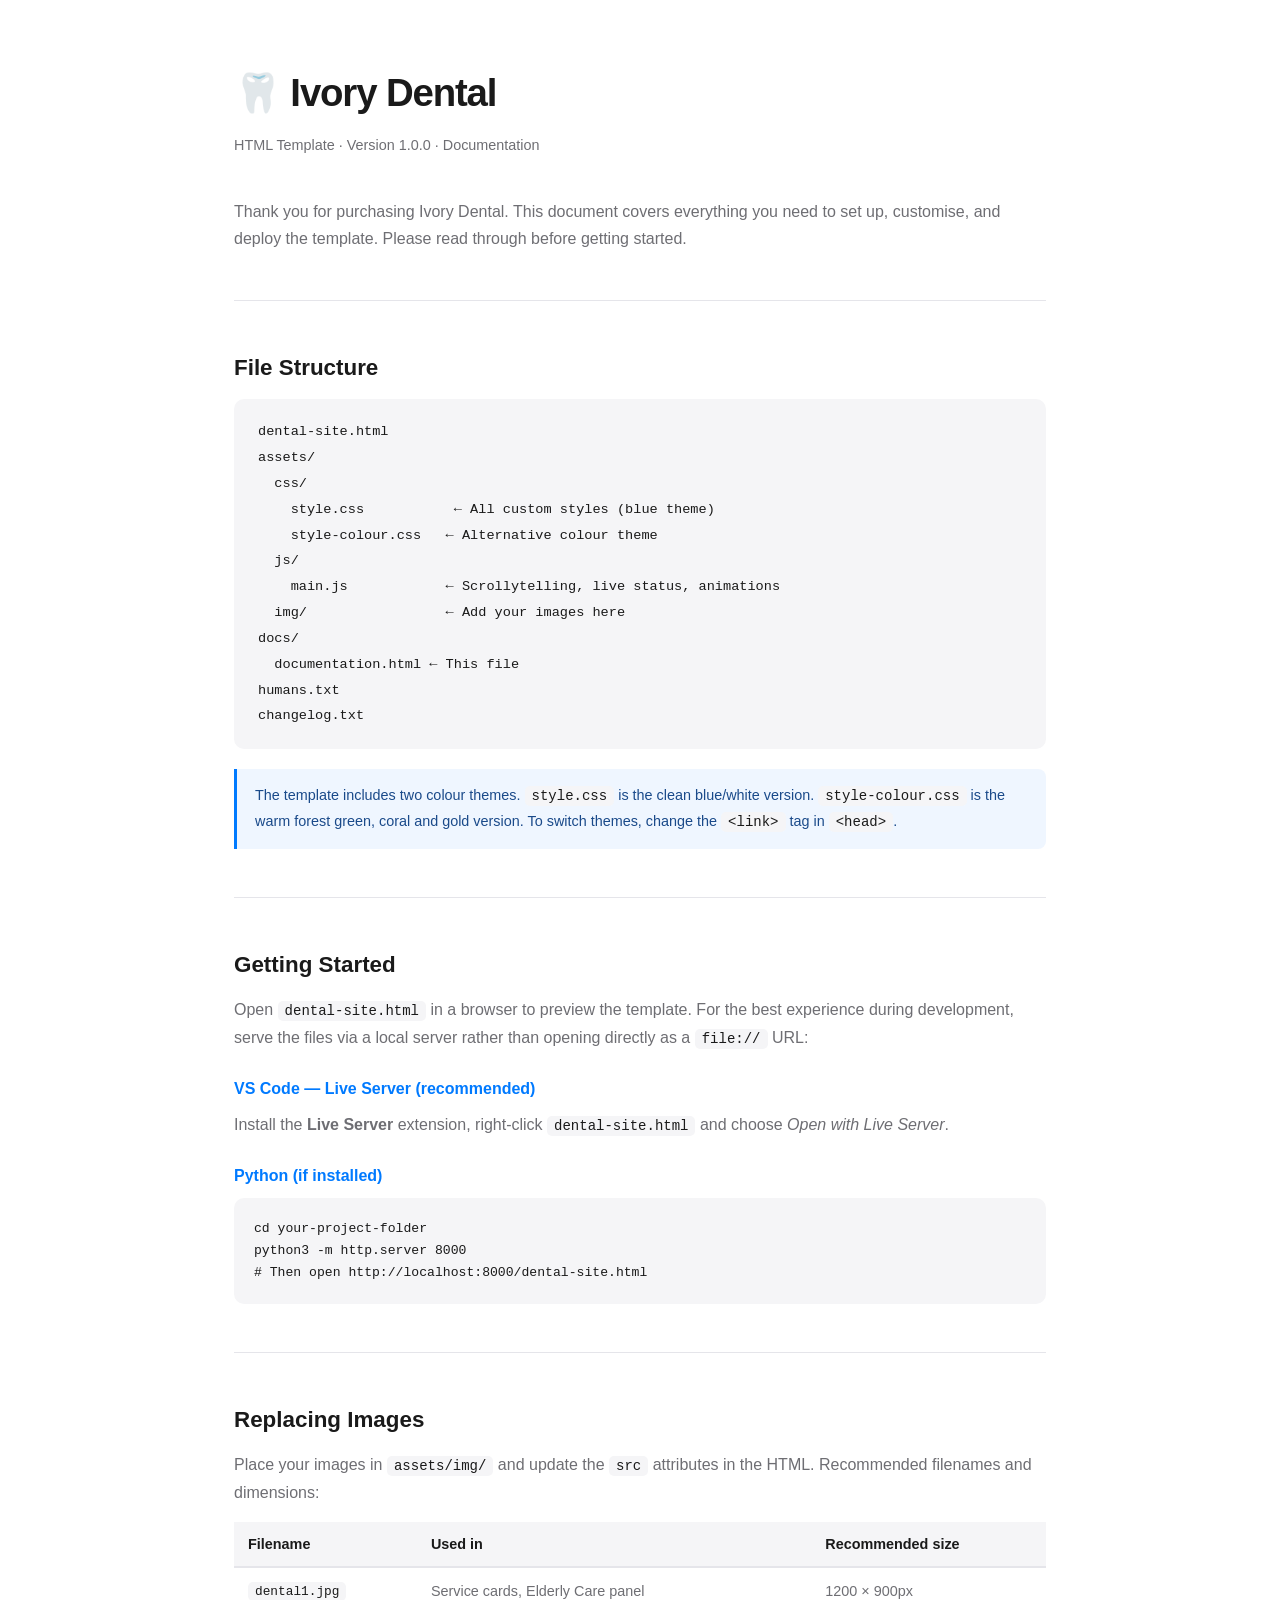
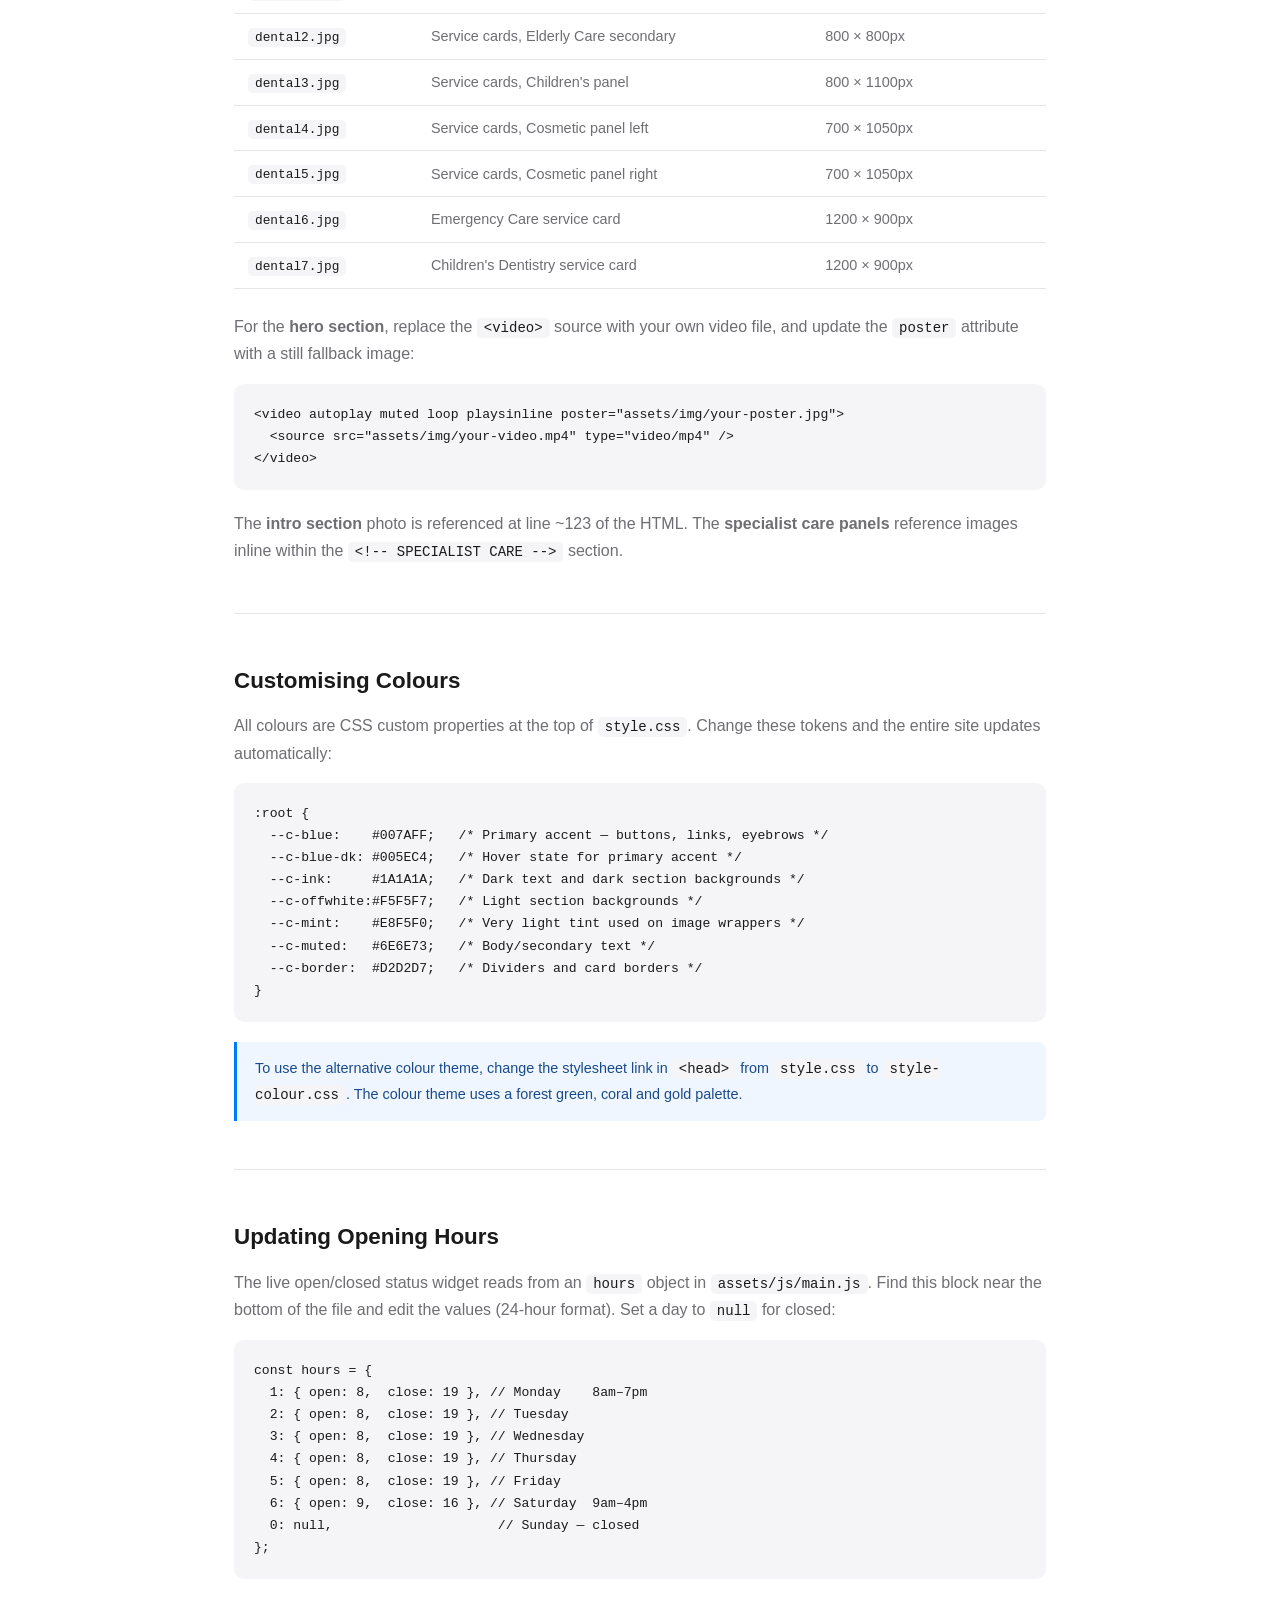
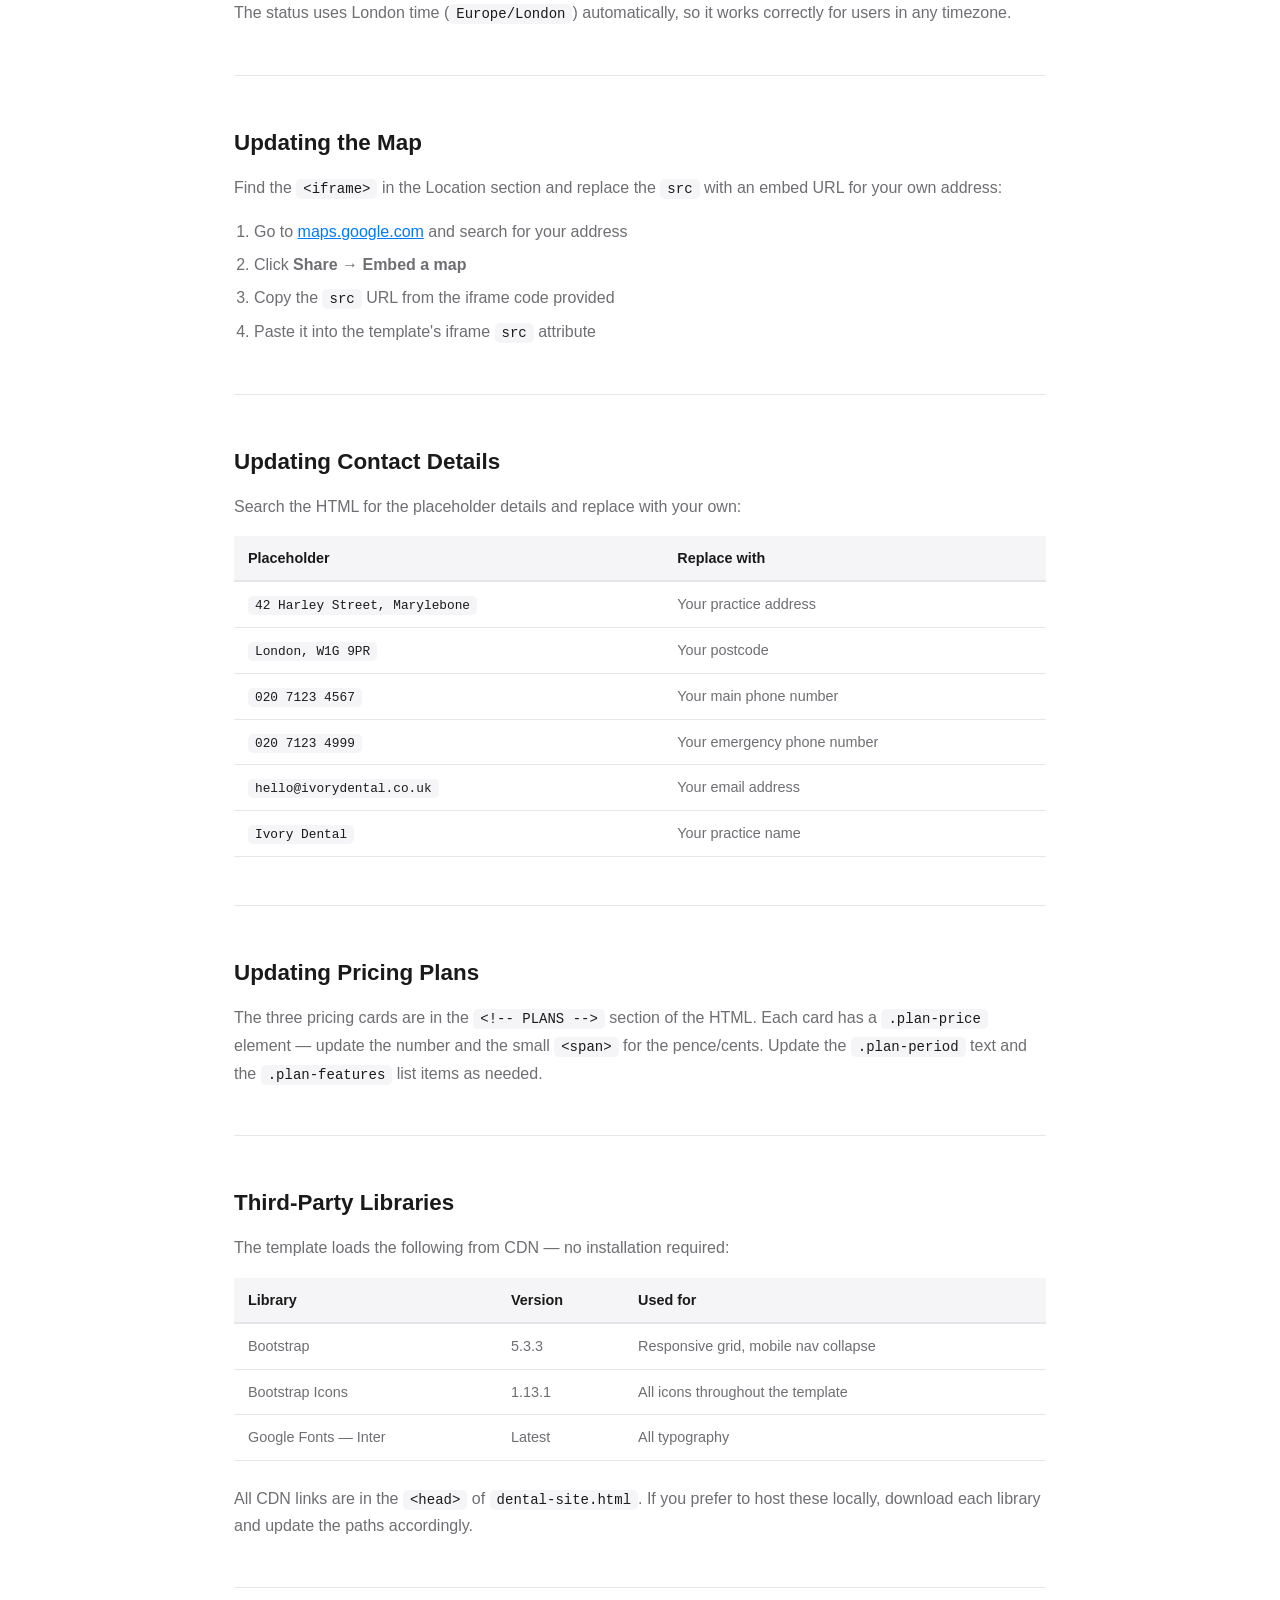
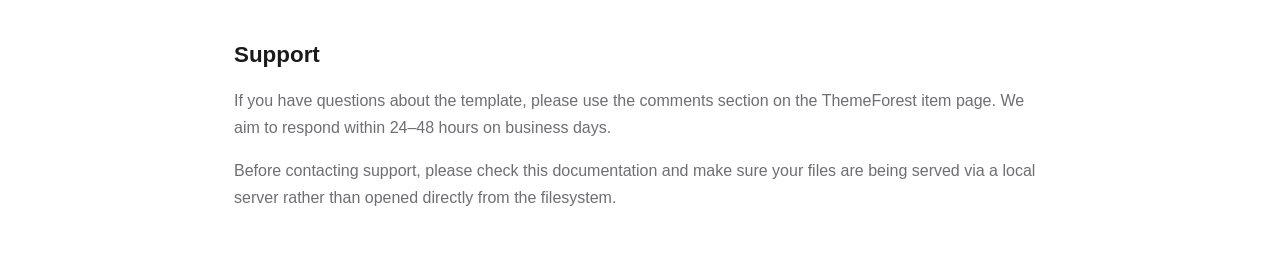
<file: documentation.html>
<!DOCTYPE html>
<html lang="en">
<head>
  <meta charset="UTF-8" />
  <meta name="viewport" content="width=device-width, initial-scale=1.0" />
  <title>Ivory Dental Template — Documentation</title>
  <style>
    :root { --blue: #007AFF; --ink: #1A1A1A; --muted: #6E6E73; --border: #E5E5EA; --offwhite: #F5F5F7; }
    * { box-sizing: border-box; margin: 0; padding: 0; }
    body { font-family: -apple-system, BlinkMacSystemFont, 'Segoe UI', sans-serif; color: var(--ink); background: #fff; line-height: 1.7; }
    a { color: var(--blue); }
    .wrap { max-width: 860px; margin: 0 auto; padding: 60px 24px; }
    h1 { font-size: 2.4rem; font-weight: 800; letter-spacing: -.03em; margin-bottom: 8px; }
    h2 { font-size: 1.4rem; font-weight: 700; margin: 48px 0 12px; padding-top: 48px; border-top: 1px solid var(--border); }
    h3 { font-size: 1rem; font-weight: 700; margin: 24px 0 8px; color: var(--blue); }
    p  { color: var(--muted); margin-bottom: 16px; }
    ul { color: var(--muted); padding-left: 20px; margin-bottom: 16px; }
    li { margin-bottom: 6px; }
    code { background: var(--offwhite); border-radius: 5px; padding: 2px 7px; font-size: .875rem; font-family: 'SF Mono', 'Fira Code', monospace; color: var(--ink); }
    pre  { background: var(--offwhite); border-radius: 10px; padding: 20px; overflow-x: auto; margin-bottom: 20px; }
    pre code { background: none; padding: 0; font-size: .82rem; line-height: 1.6; }
    .badge { display: inline-block; background: var(--blue); color: #fff; font-size: .72rem; font-weight: 700; padding: 3px 10px; border-radius: 999px; letter-spacing: .05em; margin-left: 8px; vertical-align: middle; }
    .file-tree { background: var(--offwhite); border-radius: 10px; padding: 20px 24px; font-family: 'SF Mono', 'Fira Code', monospace; font-size: .85rem; line-height: 1.9; margin-bottom: 20px; }
    .note { background: #EFF6FF; border-left: 3px solid var(--blue); border-radius: 0 8px 8px 0; padding: 14px 18px; margin-bottom: 20px; font-size: .9rem; color: #1a4a8a; }
    .version { color: var(--muted); font-size: .9rem; margin-bottom: 40px; }
    table { width: 100%; border-collapse: collapse; margin-bottom: 24px; font-size: .9rem; }
    th { text-align: left; padding: 10px 14px; background: var(--offwhite); font-weight: 700; border-bottom: 2px solid var(--border); }
    td { padding: 10px 14px; border-bottom: 1px solid var(--border); color: var(--muted); }
    td code { font-size: .8rem; }
  </style>
</head>
<body>
<div class="wrap">

  <h1>🦷 Ivory Dental</h1>
  <p class="version">HTML Template · Version 1.0.0 · Documentation</p>

  <p>Thank you for purchasing Ivory Dental. This document covers everything you need to set up, customise, and deploy the template. Please read through before getting started.</p>

  <!-- ─── FILE STRUCTURE ─── -->
  <h2>File Structure</h2>
  <div class="file-tree">
dental-site.html<br>
assets/<br>
&nbsp;&nbsp;css/<br>
&nbsp;&nbsp;&nbsp;&nbsp;style.css&nbsp;&nbsp;&nbsp;&nbsp;&nbsp;&nbsp;&nbsp;&nbsp;&nbsp;&nbsp;&nbsp;← All custom styles (blue theme)<br>
&nbsp;&nbsp;&nbsp;&nbsp;style-colour.css&nbsp;&nbsp;&nbsp;← Alternative colour theme<br>
&nbsp;&nbsp;js/<br>
&nbsp;&nbsp;&nbsp;&nbsp;main.js&nbsp;&nbsp;&nbsp;&nbsp;&nbsp;&nbsp;&nbsp;&nbsp;&nbsp;&nbsp;&nbsp;&nbsp;← Scrollytelling, live status, animations<br>
&nbsp;&nbsp;img/&nbsp;&nbsp;&nbsp;&nbsp;&nbsp;&nbsp;&nbsp;&nbsp;&nbsp;&nbsp;&nbsp;&nbsp;&nbsp;&nbsp;&nbsp;&nbsp;&nbsp;← Add your images here<br>
docs/<br>
&nbsp;&nbsp;documentation.html&nbsp;← This file<br>
humans.txt<br>
changelog.txt
  </div>

  <div class="note">The template includes two colour themes. <code>style.css</code> is the clean blue/white version. <code>style-colour.css</code> is the warm forest green, coral and gold version. To switch themes, change the <code>&lt;link&gt;</code> tag in <code>&lt;head&gt;</code>.</div>

  <!-- ─── GETTING STARTED ─── -->
  <h2>Getting Started</h2>
  <p>Open <code>dental-site.html</code> in a browser to preview the template. For the best experience during development, serve the files via a local server rather than opening directly as a <code>file://</code> URL:</p>

  <h3>VS Code — Live Server (recommended)</h3>
  <p>Install the <strong>Live Server</strong> extension, right-click <code>dental-site.html</code> and choose <em>Open with Live Server</em>.</p>

  <h3>Python (if installed)</h3>
  <pre><code>cd your-project-folder
python3 -m http.server 8000
# Then open http://localhost:8000/dental-site.html</code></pre>

  <!-- ─── IMAGES ─── -->
  <h2>Replacing Images</h2>
  <p>Place your images in <code>assets/img/</code> and update the <code>src</code> attributes in the HTML. Recommended filenames and dimensions:</p>
  <table>
    <tr><th>Filename</th><th>Used in</th><th>Recommended size</th></tr>
    <tr><td><code>dental1.jpg</code></td><td>Service cards, Elderly Care panel</td><td>1200 × 900px</td></tr>
    <tr><td><code>dental2.jpg</code></td><td>Service cards, Elderly Care secondary</td><td>800 × 800px</td></tr>
    <tr><td><code>dental3.jpg</code></td><td>Service cards, Children's panel</td><td>800 × 1100px</td></tr>
    <tr><td><code>dental4.jpg</code></td><td>Service cards, Cosmetic panel left</td><td>700 × 1050px</td></tr>
    <tr><td><code>dental5.jpg</code></td><td>Service cards, Cosmetic panel right</td><td>700 × 1050px</td></tr>
    <tr><td><code>dental6.jpg</code></td><td>Emergency Care service card</td><td>1200 × 900px</td></tr>
    <tr><td><code>dental7.jpg</code></td><td>Children's Dentistry service card</td><td>1200 × 900px</td></tr>
  </table>
  <p>For the <strong>hero section</strong>, replace the <code>&lt;video&gt;</code> source with your own video file, and update the <code>poster</code> attribute with a still fallback image:</p>
  <pre><code>&lt;video autoplay muted loop playsinline poster="assets/img/your-poster.jpg"&gt;
  &lt;source src="assets/img/your-video.mp4" type="video/mp4" /&gt;
&lt;/video&gt;</code></pre>
  <p>The <strong>intro section</strong> photo is referenced at line ~123 of the HTML. The <strong>specialist care panels</strong> reference images inline within the <code>&lt;!-- SPECIALIST CARE --&gt;</code> section.</p>

  <!-- ─── COLOURS ─── -->
  <h2>Customising Colours</h2>
  <p>All colours are CSS custom properties at the top of <code>style.css</code>. Change these tokens and the entire site updates automatically:</p>
  <pre><code>:root {
  --c-blue:    #007AFF;   /* Primary accent — buttons, links, eyebrows */
  --c-blue-dk: #005EC4;   /* Hover state for primary accent */
  --c-ink:     #1A1A1A;   /* Dark text and dark section backgrounds */
  --c-offwhite:#F5F5F7;   /* Light section backgrounds */
  --c-mint:    #E8F5F0;   /* Very light tint used on image wrappers */
  --c-muted:   #6E6E73;   /* Body/secondary text */
  --c-border:  #D2D2D7;   /* Dividers and card borders */
}</code></pre>
  <div class="note">To use the alternative colour theme, change the stylesheet link in <code>&lt;head&gt;</code> from <code>style.css</code> to <code>style-colour.css</code>. The colour theme uses a forest green, coral and gold palette.</div>

  <!-- ─── OPENING HOURS ─── -->
  <h2>Updating Opening Hours</h2>
  <p>The live open/closed status widget reads from an <code>hours</code> object in <code>assets/js/main.js</code>. Find this block near the bottom of the file and edit the values (24-hour format). Set a day to <code>null</code> for closed:</p>
  <pre><code>const hours = {
  1: { open: 8,  close: 19 }, // Monday    8am–7pm
  2: { open: 8,  close: 19 }, // Tuesday
  3: { open: 8,  close: 19 }, // Wednesday
  4: { open: 8,  close: 19 }, // Thursday
  5: { open: 8,  close: 19 }, // Friday
  6: { open: 9,  close: 16 }, // Saturday  9am–4pm
  0: null,                     // Sunday — closed
};</code></pre>
  <p>The status uses London time (<code>Europe/London</code>) automatically, so it works correctly for users in any timezone.</p>

  <!-- ─── MAP ─── -->
  <h2>Updating the Map</h2>
  <p>Find the <code>&lt;iframe&gt;</code> in the Location section and replace the <code>src</code> with an embed URL for your own address:</p>
  <ol style="color:var(--muted);padding-left:20px;margin-bottom:16px;">
    <li>Go to <a href="https://maps.google.com" target="_blank">maps.google.com</a> and search for your address</li>
    <li>Click <strong>Share</strong> → <strong>Embed a map</strong></li>
    <li>Copy the <code>src</code> URL from the iframe code provided</li>
    <li>Paste it into the template's iframe <code>src</code> attribute</li>
  </ol>

  <!-- ─── CONTACT DETAILS ─── -->
  <h2>Updating Contact Details</h2>
  <p>Search the HTML for the placeholder details and replace with your own:</p>
  <table>
    <tr><th>Placeholder</th><th>Replace with</th></tr>
    <tr><td><code>42 Harley Street, Marylebone</code></td><td>Your practice address</td></tr>
    <tr><td><code>London, W1G 9PR</code></td><td>Your postcode</td></tr>
    <tr><td><code>020 7123 4567</code></td><td>Your main phone number</td></tr>
    <tr><td><code>020 7123 4999</code></td><td>Your emergency phone number</td></tr>
    <tr><td><code>hello@ivorydental.co.uk</code></td><td>Your email address</td></tr>
    <tr><td><code>Ivory Dental</code></td><td>Your practice name</td></tr>
  </table>

  <!-- ─── PRICING ─── -->
  <h2>Updating Pricing Plans</h2>
  <p>The three pricing cards are in the <code>&lt;!-- PLANS --&gt;</code> section of the HTML. Each card has a <code>.plan-price</code> element — update the number and the small <code>&lt;span&gt;</code> for the pence/cents. Update the <code>.plan-period</code> text and the <code>.plan-features</code> list items as needed.</p>

  <!-- ─── CDNS ─── -->
  <h2>Third-Party Libraries</h2>
  <p>The template loads the following from CDN — no installation required:</p>
  <table>
    <tr><th>Library</th><th>Version</th><th>Used for</th></tr>
    <tr><td>Bootstrap</td><td>5.3.3</td><td>Responsive grid, mobile nav collapse</td></tr>
    <tr><td>Bootstrap Icons</td><td>1.13.1</td><td>All icons throughout the template</td></tr>
    <tr><td>Google Fonts — Inter</td><td>Latest</td><td>All typography</td></tr>
  </table>
  <p>All CDN links are in the <code>&lt;head&gt;</code> of <code>dental-site.html</code>. If you prefer to host these locally, download each library and update the paths accordingly.</p>

  <!-- ─── SUPPORT ─── -->
  <h2>Support</h2>
  <p>If you have questions about the template, please use the comments section on the ThemeForest item page. We aim to respond within 24–48 hours on business days.</p>
  <p>Before contacting support, please check this documentation and make sure your files are being served via a local server rather than opened directly from the filesystem.</p>

</div>
</body>
</html>
</file>
